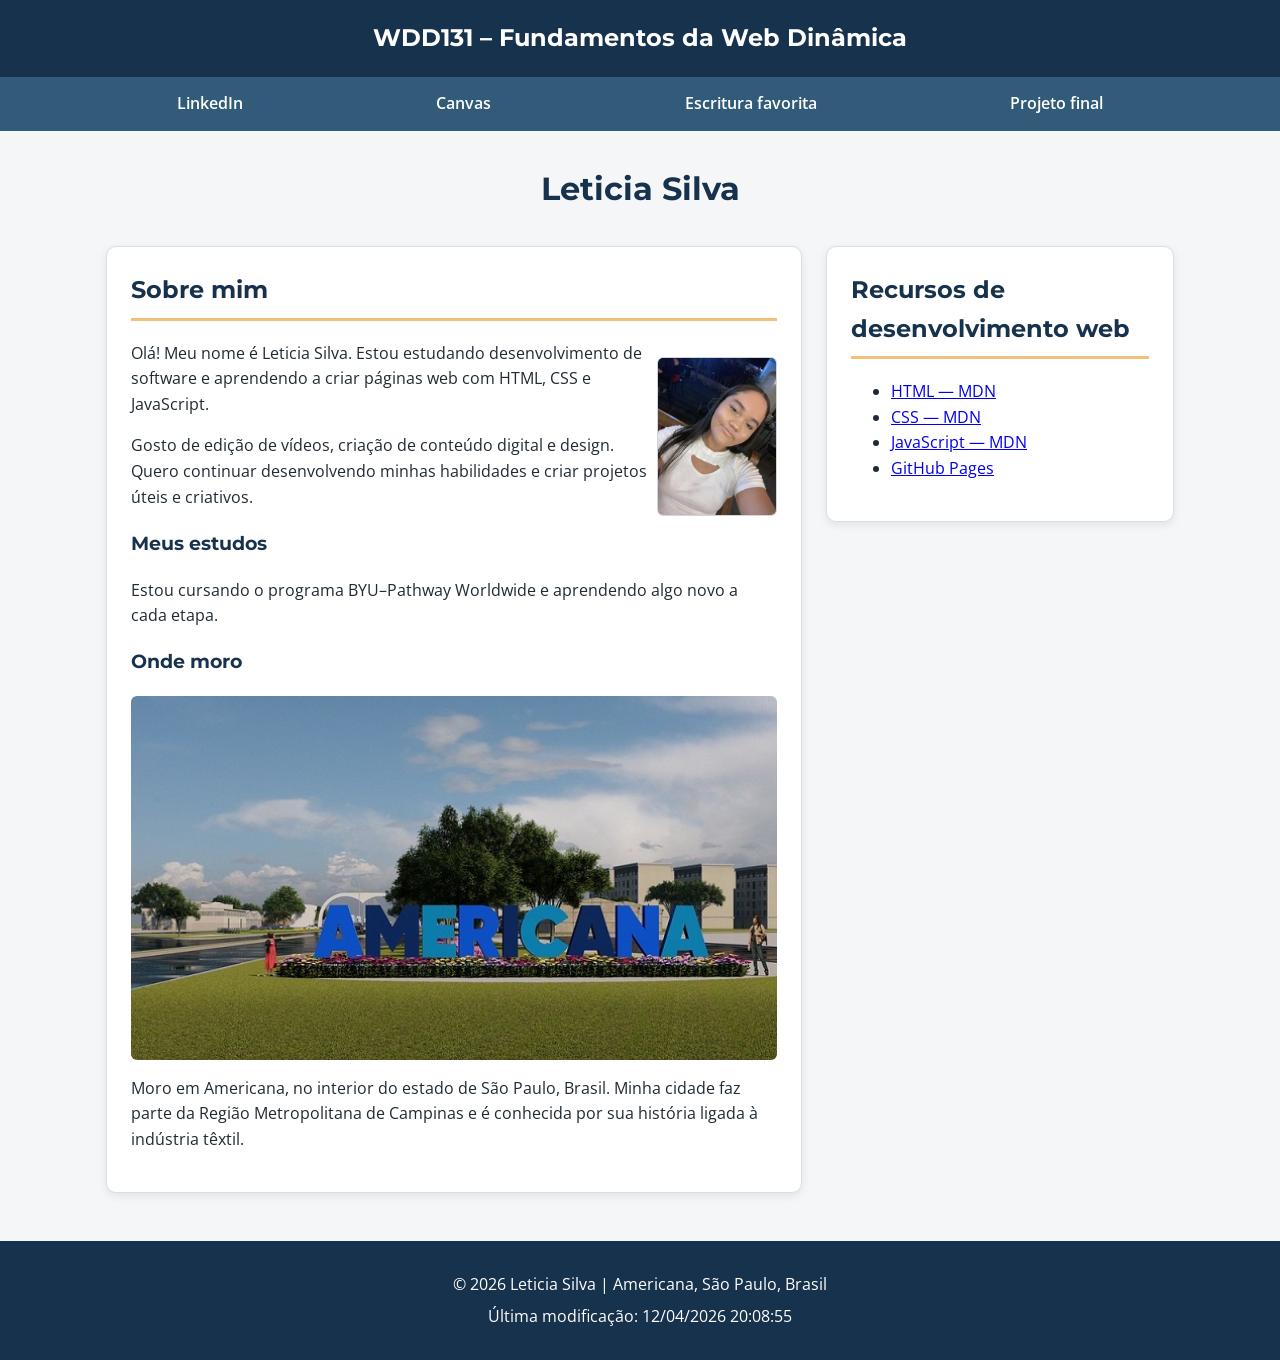
<file: index.html>
<!DOCTYPE html>
<html lang="pt-BR">
<head>
    <meta charset="UTF-8">
    <meta name="viewport" content="width=device-width, initial-scale=1.0">

    <meta name="description" content="Página de Leticia Silva para WDD 131, com informações pessoais, estudos e desenvolvimento web.">
    <meta name="author" content="Leticia Silva">

    <title>WDD 131 – Fundamentos da Web Dinâmica - Leticia Silva</title>

    <link rel="preconnect" href="https://fonts.googleapis.com">
    <link rel="preconnect" href="https://fonts.gstatic.com" crossorigin>
    <link href="https://fonts.googleapis.com/css2?family=Montserrat:wght@400;500;600;700&family=Open+Sans:wght@400;500;600&display=swap" rel="stylesheet">

    <link rel="stylesheet" href="estilos/base.css">
    <script src="scripts/obterdatas.js" defer></script>
</head>

<body>
    <header>
        <span id="titulo-curso">WDD131 – Fundamentos da Web Dinâmica</span>

        <nav aria-label="Navegação principal">
            <a href="https://www.linkedin.com/" target="_blank" rel="noopener noreferrer">LinkedIn</a>
            <a href="https://byupw.instructure.com/" target="_blank" rel="noopener noreferrer">Canvas</a>
            <a href="https://www.churchofjesuschrist.org/study/scriptures/bofm/1-ne/3?lang=por&id=p7#p7" target="_blank" rel="noopener noreferrer">Escritura favorita</a>
            <a href="projeto-final/">Projeto final</a>
        </nav>
    </header>

    <main>
        <h1>Leticia Silva</h1>

        <div class="cards">
            <section class="card">
                <h2>Sobre mim</h2>

                <img
                    src="imagens/foto-leticia.jpg"
                    alt="Foto de Leticia Silva"
                    class="foto-perfil"
                    width="300"
                    height="400"
                >

                <p>Olá! Meu nome é Leticia Silva. Estou estudando desenvolvimento de software e aprendendo a criar páginas web com HTML, CSS e JavaScript.</p>

                <p>Gosto de edição de vídeos, criação de conteúdo digital e design. Quero continuar desenvolvendo minhas habilidades e criar projetos úteis e criativos.</p>

                <h3>Meus estudos</h3>

                <p>Estou cursando o programa BYU–Pathway Worldwide e aprendendo algo novo a cada etapa.</p>

                <h3>Onde moro</h3>

                <img
                    src="imagens/portal-americana.jpg"
                    alt="Letreiro de Americana na entrada da cidade, cercado por jardins"
                    class="foto-cidade"
                    width="640"
                    height="360"
                    loading="lazy"
                >

                <p>Moro em Americana, no interior do estado de São Paulo, Brasil. Minha cidade faz parte da Região Metropolitana de Campinas e é conhecida por sua história ligada à indústria têxtil.</p>
            </section>

            <section class="card">
                <h2>Recursos de desenvolvimento web</h2>

                <ul>
                    <li><a href="https://developer.mozilla.org/pt-BR/docs/Web/HTML" target="_blank" rel="noopener noreferrer">HTML — MDN</a></li>
                    <li><a href="https://developer.mozilla.org/pt-BR/docs/Web/CSS" target="_blank" rel="noopener noreferrer">CSS — MDN</a></li>
                    <li><a href="https://developer.mozilla.org/pt-BR/docs/Web/JavaScript" target="_blank" rel="noopener noreferrer">JavaScript — MDN</a></li>
                    <li><a href="https://pages.github.com/" target="_blank" rel="noopener noreferrer">GitHub Pages</a></li>
                </ul>
            </section>
        </div>
    </main>

    <footer>
        <p>&copy; <span id="anoatual"></span> Leticia Silva | Americana, São Paulo, Brasil</p>
        <p id="ultimaModificacao"></p>
    </footer>
</body>
</html>
</file>
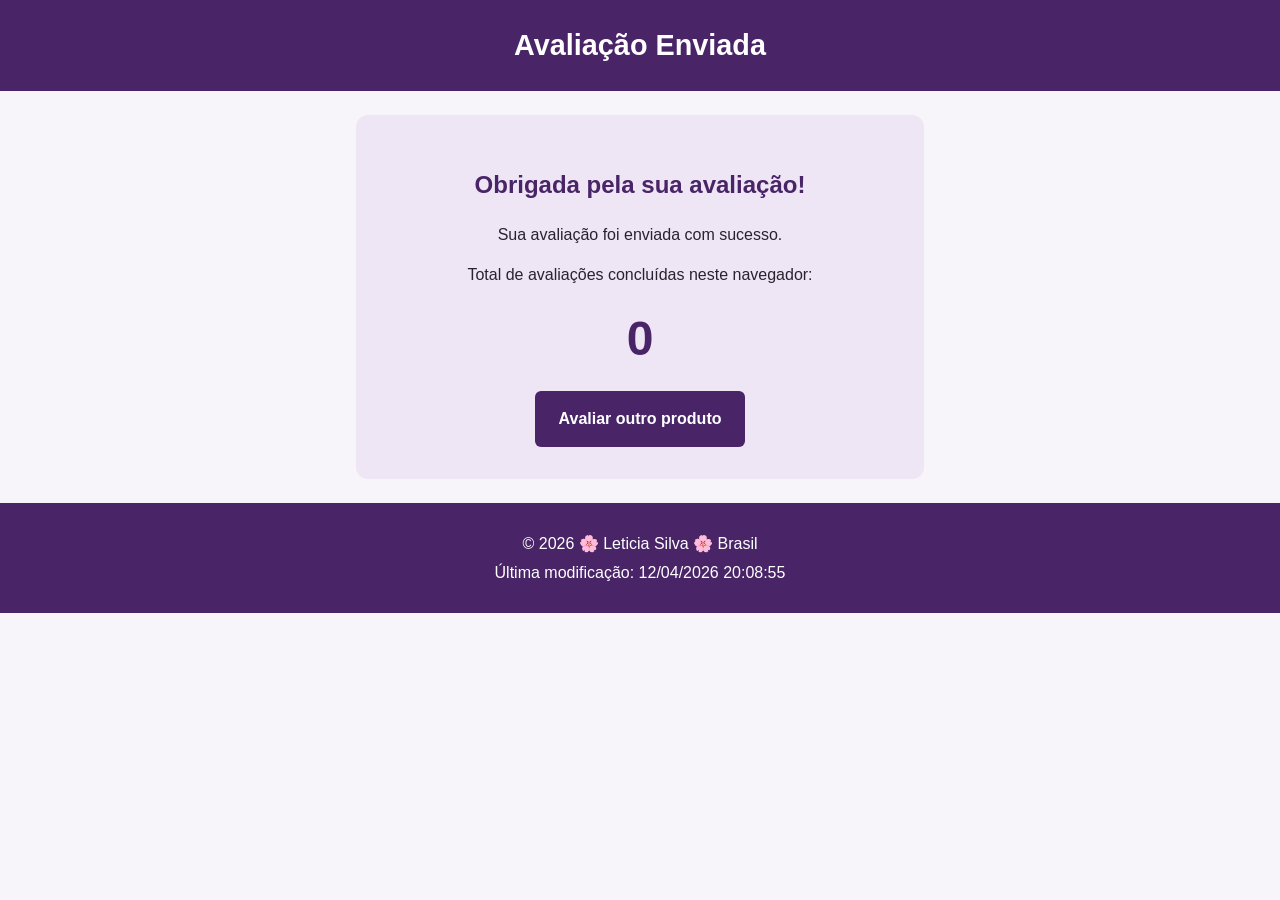
<file: avaliacao.html>
<!DOCTYPE html>
<html lang="pt-BR">
<head>
    <meta charset="UTF-8">
    <meta name="viewport" content="width=device-width, initial-scale=1.0">
    <meta name="description" content="Confirmação de envio da avaliação de produto.">
    <meta name="author" content="Leticia Silva">
    <title>Avaliação Enviada | WDD 131</title>

    <link rel="stylesheet" href="estilos/formulario.css">
    <script src="scripts/avaliacao.js" defer></script>
    <script src="scripts/obterdatas.js" defer></script>
</head>
<body>
    <header>
        <h1>Avaliação Enviada</h1>
    </header>

    <main>
        <section class="confirmacao">
            <h2>Obrigada pela sua avaliação!</h2>

            <p>Sua avaliação foi enviada com sucesso.</p>

            <p>Total de avaliações concluídas neste navegador:</p>

            <p id="contador">0</p>

            <a href="formulario.html" class="botao-voltar">
                Avaliar outro produto
            </a>
        </section>
    </main>

    <footer>
        <p>&copy; <span id="currentyear"></span> 🌸 Leticia Silva 🌸 Brasil</p>
        <p id="lastModified"></p>
    </footer>
</body>
</html>
</file>
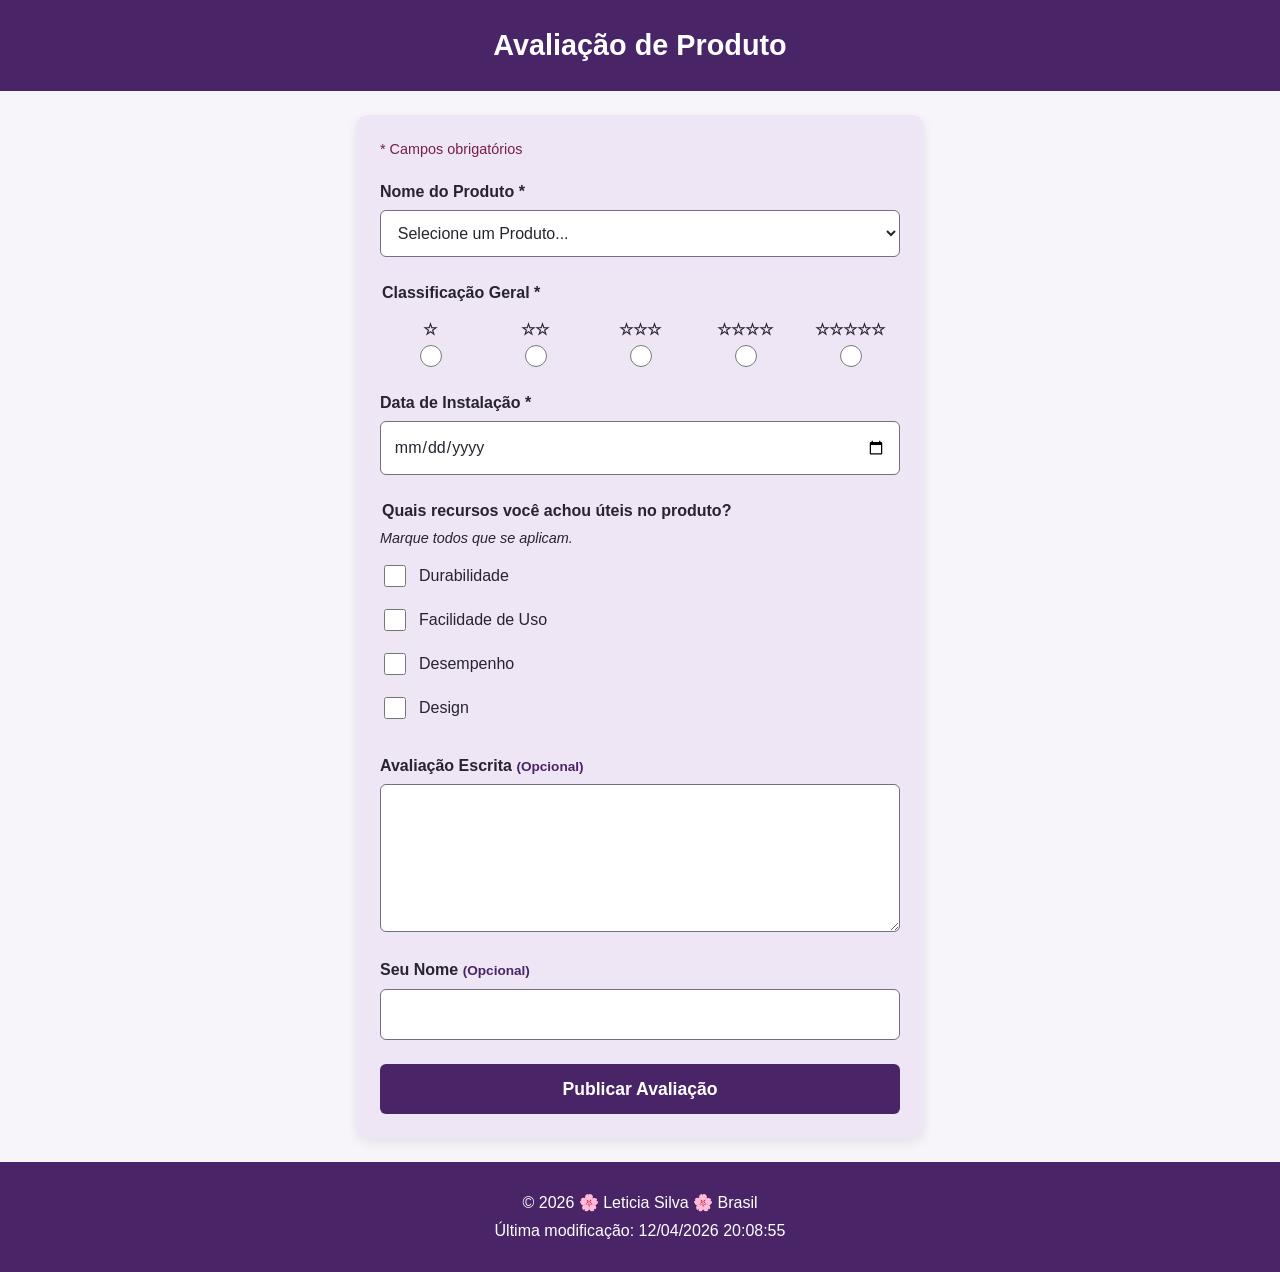
<file: formulario.html>
<!DOCTYPE html>
<html lang="pt-BR">
<head>
    <meta charset="UTF-8">
    <meta name="viewport" content="width=device-width, initial-scale=1.0">
    <meta name="description" content="Formulário de avaliação de produtos, classificação e opiniões dos usuários.">
    <meta name="author" content="Leticia Silva">
    <title>Avaliação de Produto | WDD 131</title>

    <link rel="stylesheet" href="estilos/formulario.css">
    <script src="scripts/formulario.js" defer></script>
    <script src="scripts/obterdatas.js" defer></script>
</head>
<body>
    <header>
        <h1>Avaliação de Produto</h1>
    </header>

    <main>
        <form method="get" action="avaliacao.html">

            <p class="obrigatorio">* Campos obrigatórios</p>

            <label for="produto">Nome do Produto *</label>
            <select id="produto" name="produto" required>
                <option value="" disabled selected>Selecione um Produto...</option>
            </select>

            <fieldset>
                <legend>Classificação Geral *</legend>

                <div class="estrelas">
                    <label for="estrela1">
                        ☆
                        <input type="radio" id="estrela1" name="classificacao" value="1" required>
                    </label>

                    <label for="estrela2">
                        ☆☆
                        <input type="radio" id="estrela2" name="classificacao" value="2" required>
                    </label>

                    <label for="estrela3">
                        ☆☆☆
                        <input type="radio" id="estrela3" name="classificacao" value="3" required>
                    </label>

                    <label for="estrela4">
                        ☆☆☆☆
                        <input type="radio" id="estrela4" name="classificacao" value="4" required>
                    </label>

                    <label for="estrela5">
                        ☆☆☆☆☆
                        <input type="radio" id="estrela5" name="classificacao" value="5" required>
                    </label>
                </div>
            </fieldset>

            <label for="data">Data de Instalação *</label>
            <input type="date" id="data" name="data" required>

            <fieldset>
                <legend>Quais recursos você achou úteis no produto?</legend>
                <p class="instrucao">Marque todos que se aplicam.</p>

                <label class="recurso" for="durabilidade">
                    <input type="checkbox" id="durabilidade" name="recursos" value="durabilidade">
                    Durabilidade
                </label>

                <label class="recurso" for="facilidade">
                    <input type="checkbox" id="facilidade" name="recursos" value="facilidade">
                    Facilidade de Uso
                </label>

                <label class="recurso" for="desempenho">
                    <input type="checkbox" id="desempenho" name="recursos" value="desempenho">
                    Desempenho
                </label>

                <label class="recurso" for="design">
                    <input type="checkbox" id="design" name="recursos" value="design">
                    Design
                </label>
            </fieldset>

            <label for="avaliacao">
                Avaliação Escrita <span>(Opcional)</span>
            </label>
            <textarea id="avaliacao" name="avaliacao" rows="5"></textarea>

            <label for="nome">
                Seu Nome <span>(Opcional)</span>
            </label>
            <input type="text" id="nome" name="nome">

            <input type="submit" value="Publicar Avaliação">

        </form>
    </main>

    <footer>
        <p>&copy; <span id="currentyear"></span> 🌸 Leticia Silva 🌸 Brasil</p>
        <p id="lastModified"></p>
    </footer>
</body>
</html>
</file>
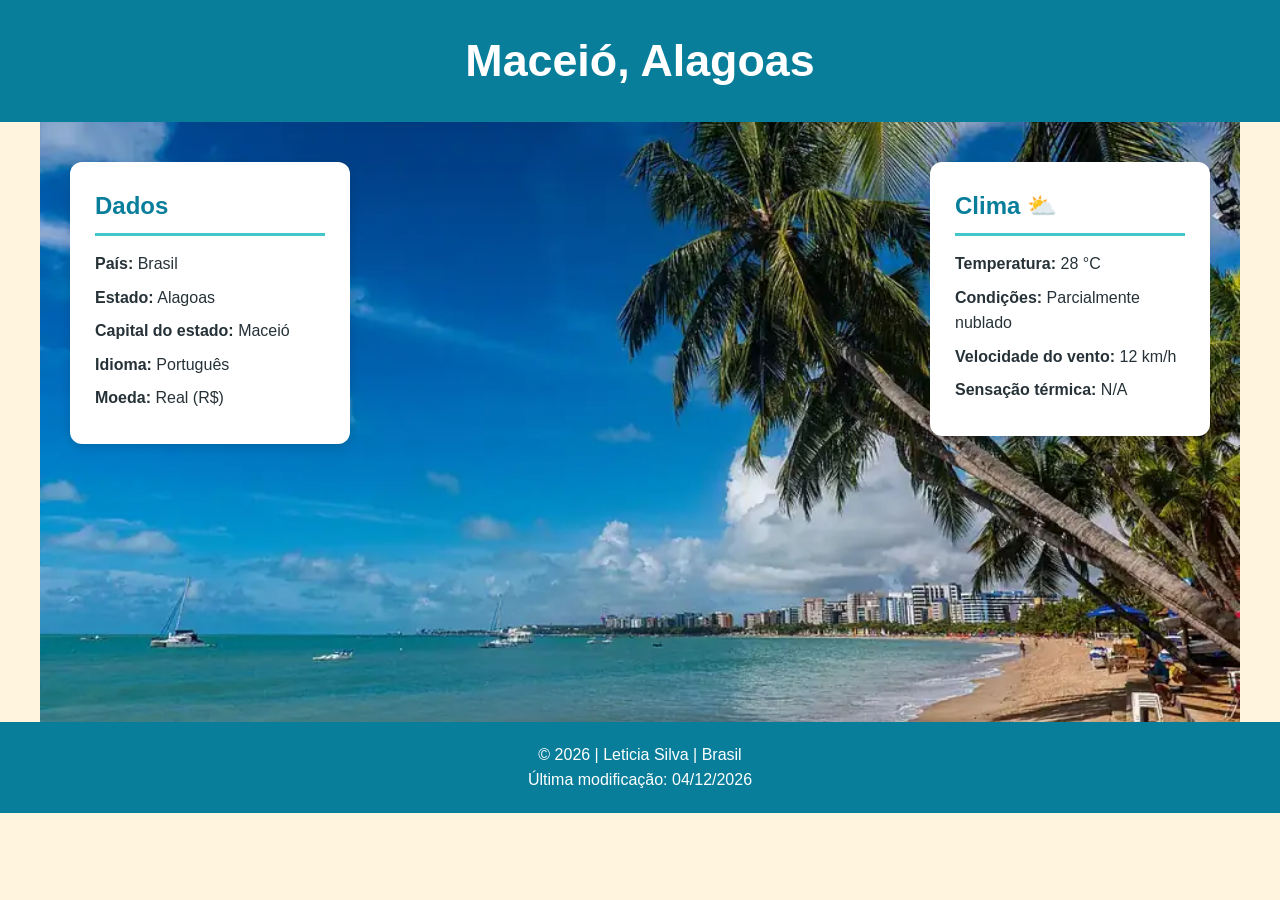
<file: local.html>
<!DOCTYPE html>
<html lang="pt-BR">
<head>
    <meta charset="UTF-8">
    <meta name="viewport" content="width=device-width, initial-scale=1.0">
    <meta name="description" content="Conheça Maceió, Alagoas, um paraíso de praias e águas cristalinas no Nordeste do Brasil.">
    <meta name="author" content="Leticia Silva">

    <title>Maceió, Alagoas | Paraíso das Águas</title>

    <link rel="stylesheet" href="estilos/local.css">
    <script src="scripts/local.js" defer></script>
</head>
<body>

    <header>
        <h1>Maceió, Alagoas</h1>
    </header>

    <main>
        <div class="hero">
            <picture>
                <source
                    srcset="imagens/maceio-pequena.webp"
                    media="(max-width: 600px)">
                <img
                    src="imagens/maceio-grande.webp"
                    alt="Vista das águas azul-turquesa das praias de Maceió"
                    width="1100"
                    height="733">
            </picture>
        </div>

        <section class="dados">
            <h2>Dados</h2>
            <p><strong>País:</strong> Brasil</p>
            <p><strong>Estado:</strong> Alagoas</p>
            <p><strong>Capital do estado:</strong> Maceió</p>
            <p><strong>Idioma:</strong> Português</p>
            <p><strong>Moeda:</strong> Real (R$)</p>
        </section>

        <section class="clima">
            <h2>Clima</h2>

            <div class="icone-clima">
                <svg xmlns="http://www.w3.org/2000/svg"
                     viewBox="0 0 100 100"
                     role="img"
                     aria-label="Sol parcialmente encoberto por uma nuvem">

                    <circle cx="38" cy="35" r="18" fill="#ffc107"/>

                    <path d="M28 70
                             C15 70 12 55 22 48
                             C25 35 43 32 52 43
                             C65 38 78 48 76 60
                             C90 65 83 80 70 80
                             H30
                             C20 80 18 70 28 70Z"
                          fill="#43c6c9"/>
                </svg>
            </div>

            <p><strong>Temperatura:</strong> <span id="temperatura">28 °C</span></p>
            <p><strong>Condições:</strong> Parcialmente nublado</p>
            <p><strong>Velocidade do vento:</strong> <span id="vento">12 km/h</span></p>
            <p><strong>Sensação térmica:</strong> <span id="sensacao">Calculando...</span></p>
        </section>
    </main>

    <footer>
        <p>&copy; <span id="ano"></span> | Leticia Silva | Brasil</p>
        <p>Última modificação: <span id="modificado"></span></p>
    </footer>

</body>
</html>
</file>
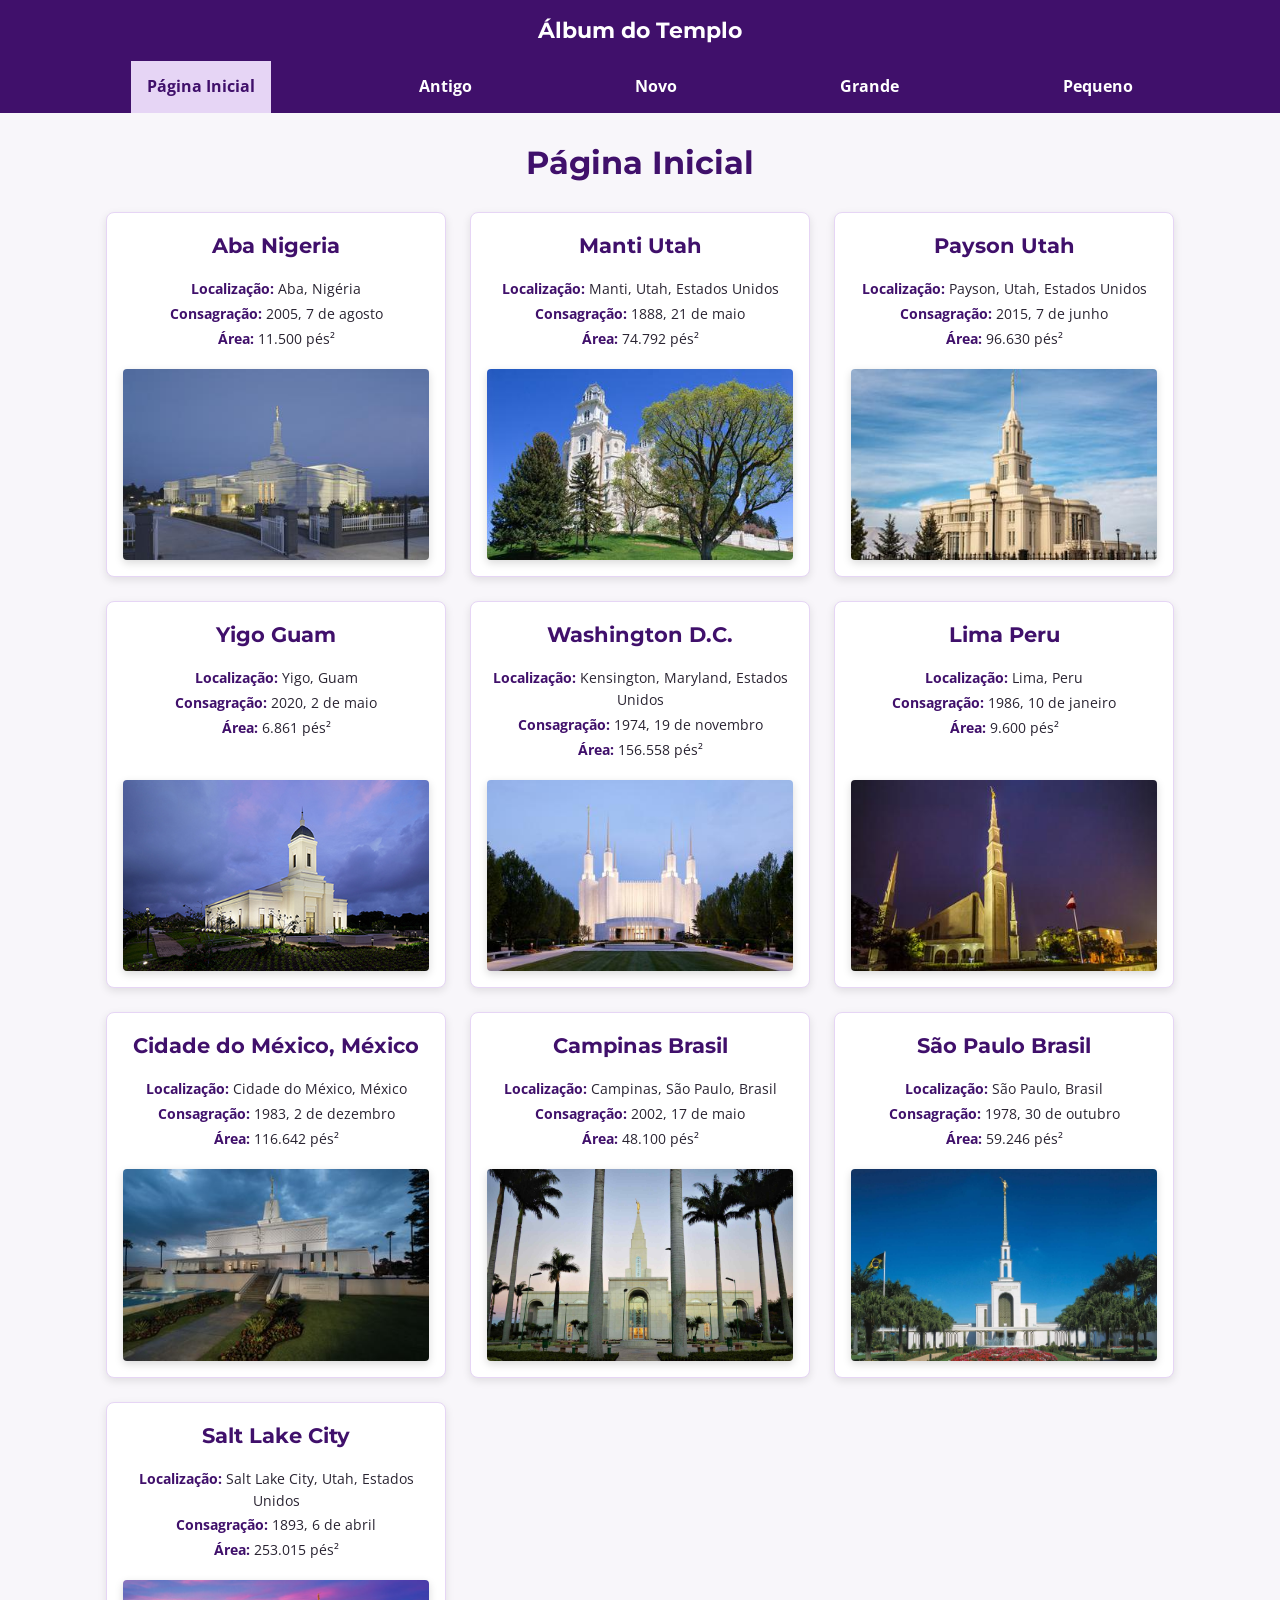
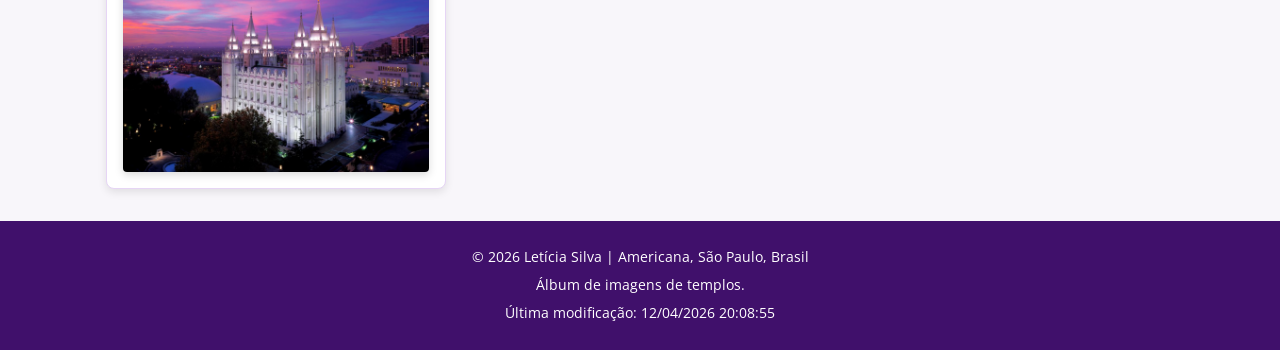
<file: templos-filtrados.html>
<!DOCTYPE html>
<html lang="pt-BR">
<head>
    <meta charset="UTF-8">
    <meta name="viewport" content="width=device-width, initial-scale=1.0">
    <meta name="description" content="Álbum interativo de fotografias de templos de A Igreja de Jesus Cristo dos Santos dos Últimos Dias.">
    <meta name="author" content="Letícia Silva">
    <title>Álbum de Templos Filtrados</title>
    <link rel="icon" href="data:,">

    <link rel="preconnect" href="https://fonts.googleapis.com">
    <link rel="preconnect" href="https://fonts.gstatic.com" crossorigin>
    <link href="https://fonts.googleapis.com/css2?family=Montserrat:wght@400;700&family=Open+Sans:wght@400;700&display=swap" rel="stylesheet">

    <link rel="stylesheet" href="estilos/templos-filtrados.css">
    <link rel="stylesheet" href="estilos/templos-filtrados-grandes.css">

    <script src="scripts/templos-filtrados.js" defer></script>
</head>
<body>
    <header>
        <div class="cabecalho">
            <span class="titulo-site">Álbum do Templo</span>
            <button id="menu-button" class="menu-button" aria-label="Abrir menu de navegação" aria-expanded="false" aria-controls="menu-principal">☰</button>
        </div>

        <nav id="menu-principal" class="menu-principal">
            <a href="#inicio" id="inicio">Página Inicial</a>
            <a href="#antigos" id="antigos">Antigo</a>
            <a href="#novos" id="novos">Novo</a>
            <a href="#grandes" id="grandes">Grande</a>
            <a href="#pequenos" id="pequenos">Pequeno</a>
        </nav>
    </header>

    <main>
        <h1>Página Inicial</h1>

        <div class="galeria" id="galeria"></div>
    </main>

    <footer>
        <p>&copy; <span id="anoatual"></span> Letícia Silva | Americana, São Paulo, Brasil</p>
        <p>Álbum de imagens de templos.</p>
        <p id="ultimaModificacao"></p>
    </footer>
</body>
</html>
</file>
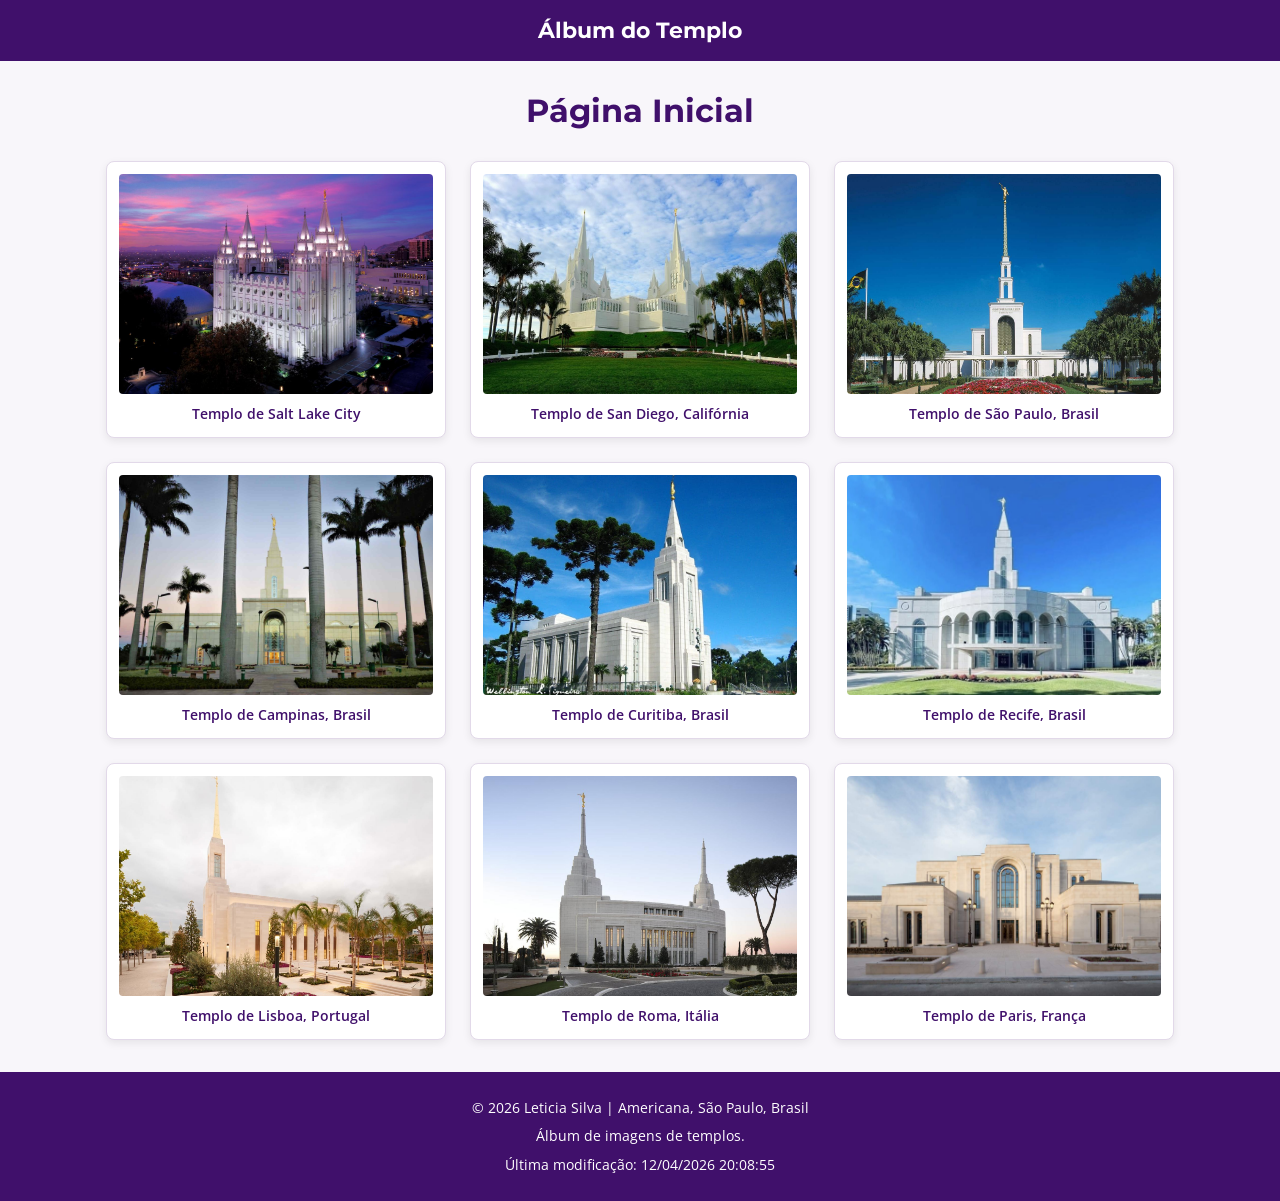
<file: templos.html>
<!DOCTYPE html>
<html lang="pt-BR">
<head>
    <meta charset="UTF-8">
    <meta name="viewport" content="width=device-width, initial-scale=1.0">
    <meta name="description" content="Álbum de fotografias de templos de A Igreja de Jesus Cristo dos Santos dos Últimos Dias.">
    <meta name="author" content="Letícia Silva">
    <title>Álbum do Templo</title>

    <link rel="preconnect" href="https://fonts.googleapis.com">
    <link rel="preconnect" href="https://fonts.gstatic.com" crossorigin>
    <link href="https://fonts.googleapis.com/css2?family=Montserrat:wght@400;700&family=Open+Sans:wght@400;700&display=swap" rel="stylesheet">

    <link rel="stylesheet" href="estilos/templos.css">
    <link rel="stylesheet" href="estilos/templos-grandes.css">

    <script src="scripts/templos.js" defer></script>
</head>
<body>
    <header>
        <div class="cabecalho">
            <span class="titulo-site">Álbum do Templo</span>
            <button id="menu-button" class="menu-button" aria-label="Abrir menu de navegação" aria-expanded="false" aria-controls="menu-principal">☰</button>
        </div>

        <nav id="menu-principal" class="menu-principal">
            <a href="index.html">Página Inicial</a>
            <a href="#antigo">Antigo</a>
            <a href="#novo">Novo</a>
            <a href="#grande">Grande</a>
            <a href="#pequeno">Pequeno</a>
        </nav>
    </header>

    <main>
        <h1>Página Inicial</h1>

        <div class="galeria">
            <figure id="antigo">
                <img src="imagens/templo-salt-lake.jpg" alt="Templo de Salt Lake City, Utah" loading="lazy">
                <figcaption>Templo de Salt Lake City</figcaption>
            </figure>

            <figure id="novo">
                <img src="imagens/templo-san-diego.jpg" alt="Templo de San Diego, Califórnia" loading="lazy">
                <figcaption>Templo de San Diego, Califórnia</figcaption>
            </figure>

            <figure id="grande">
                <img src="imagens/templo-sao-paulo.jpg" alt="Templo de São Paulo, Brasil" loading="lazy">
                <figcaption>Templo de São Paulo, Brasil</figcaption>
            </figure>

            <figure>
                <img src="imagens/templo-campinas.jpg" alt="Templo de Campinas, Brasil" loading="lazy">
                <figcaption>Templo de Campinas, Brasil</figcaption>
            </figure>

            <figure id="pequeno">
                <img src="imagens/templo-curitiba.jpg" alt="Templo de Curitiba, Brasil" loading="lazy">
                <figcaption>Templo de Curitiba, Brasil</figcaption>
            </figure>

            <figure>
                <img src="imagens/templo-recife.jpg" alt="Templo de Recife, Brasil" loading="lazy">
                <figcaption>Templo de Recife, Brasil</figcaption>
            </figure>

            <figure>
                <img src="imagens/templo-lisboa.jpg" alt="Templo de Lisboa, Portugal" loading="lazy">
                <figcaption>Templo de Lisboa, Portugal</figcaption>
            </figure>

            <figure>
                <img src="imagens/templo-roma.jpg" alt="Templo de Roma, Itália" loading="lazy">
                <figcaption>Templo de Roma, Itália</figcaption>
            </figure>

            <figure>
                <img src="imagens/templo-paris.jpg" alt="Templo de Paris, França" loading="lazy">
                <figcaption>Templo de Paris, França</figcaption>
            </figure>
        </div>
    </main>

    <footer>
        <p>&copy; <span id="anoatual"></span> Leticia Silva | Americana, São Paulo, Brasil</p>
        <p>Álbum de imagens de templos.</p>
        <p id="ultimaModificacao"></p>
    </footer>
</body>
</html>
</file>
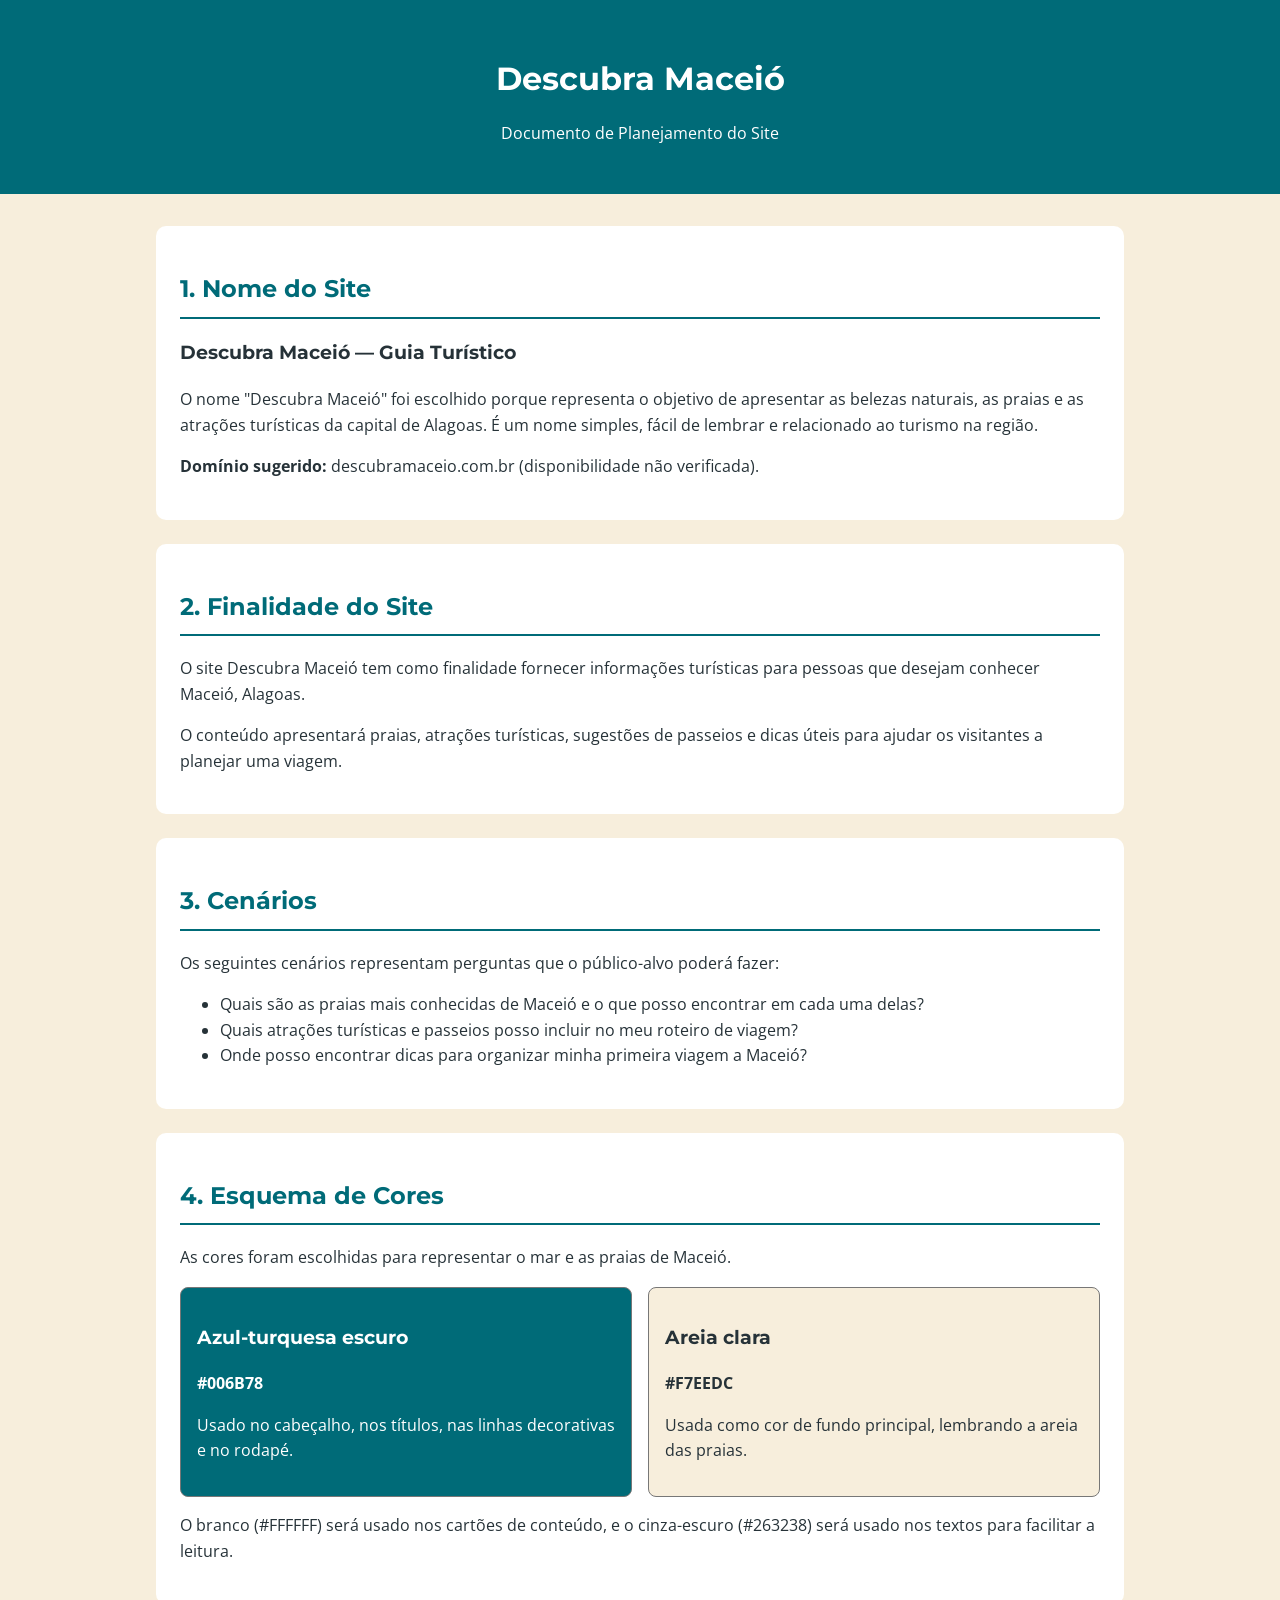
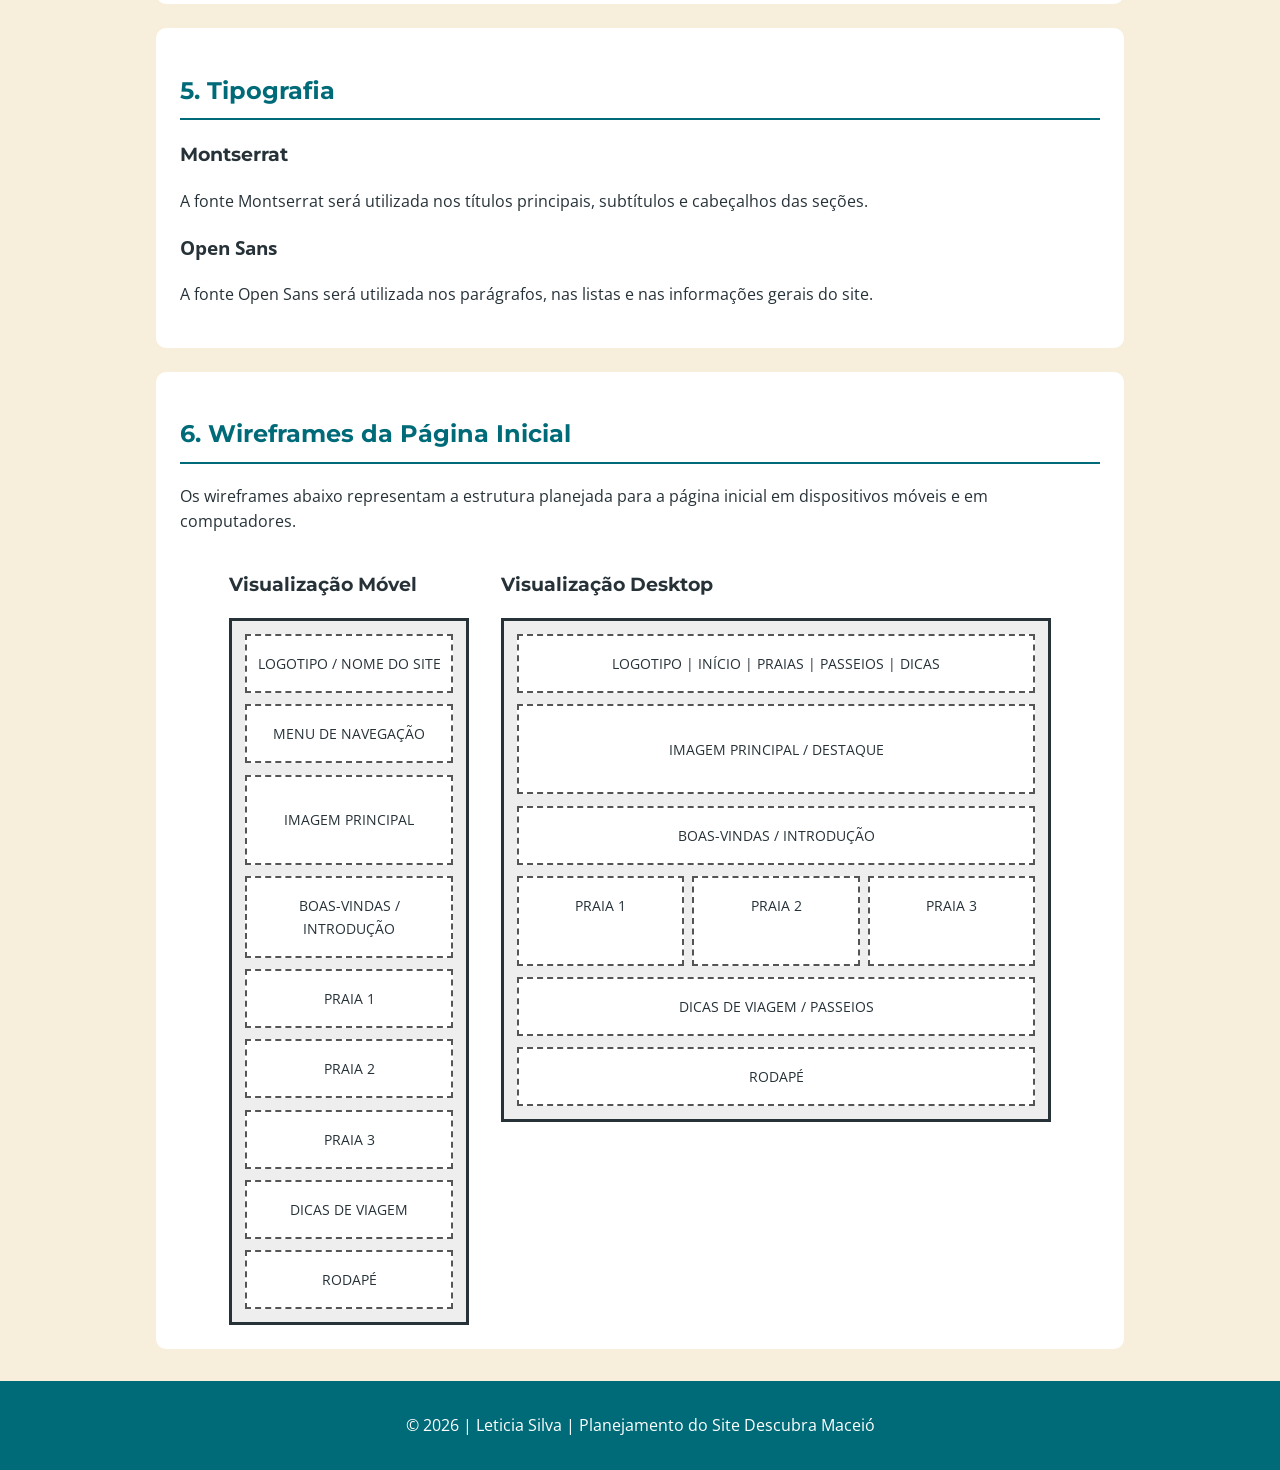
<file: projeto/planejamentodosite.html>
<!DOCTYPE html>
<html lang="pt-BR">
<head>
    <meta charset="UTF-8">
    <meta name="viewport" content="width=device-width, initial-scale=1.0">
    <meta name="description" content="Planejamento do site Descubra Maceió, um guia turístico sobre praias, atrações e dicas de viagem em Maceió, Alagoas.">
    <meta name="author" content="Leticia Silva">
    <title>Planejamento do Site | Descubra Maceió</title>

    <link rel="preconnect" href="https://fonts.googleapis.com">
    <link rel="preconnect" href="https://fonts.gstatic.com" crossorigin>
    <link href="https://fonts.googleapis.com/css2?family=Montserrat:wght@400;600;700&family=Open+Sans:wght@400;600&display=swap" rel="stylesheet">

    <style>
        :root {
            --azul: #006b78;
            --areia: #f7eedc;
            --branco: #ffffff;
            --texto: #263238;
        }

        * {
            box-sizing: border-box;
        }

        body {
            margin: 0;
            background-color: var(--areia);
            color: var(--texto);
            font-family: "Open Sans", sans-serif;
            line-height: 1.6;
        }

        header {
            background-color: var(--azul);
            color: var(--branco);
            text-align: center;
            padding: 2rem 1rem;
        }

        h1, h2, h3 {
            font-family: "Montserrat", sans-serif;
        }

        h1 {
            margin-bottom: 0.5rem;
        }

        h2 {
            color: var(--azul);
            border-bottom: 2px solid var(--azul);
            padding-bottom: 0.5rem;
        }

        main {
            max-width: 1000px;
            margin: 2rem auto;
            padding: 0 1rem;
        }

        section {
            background-color: var(--branco);
            margin-bottom: 1.5rem;
            padding: 1.5rem;
            border-radius: 10px;
        }

        .paleta {
            display: flex;
            flex-wrap: wrap;
            gap: 1rem;
        }

        .cor {
            flex: 1 1 200px;
            padding: 1rem;
            border: 1px solid #777777;
            border-radius: 8px;
        }

        .cor-azul {
            background-color: var(--azul);
            color: var(--branco);
        }

        .cor-areia {
            background-color: var(--areia);
            color: var(--texto);
        }

        .exemplo-titulo {
            font-family: "Montserrat", sans-serif;
            font-weight: 700;
        }

        .exemplo-texto {
            font-family: "Open Sans", sans-serif;
        }

        .wireframes {
            display: flex;
            flex-wrap: wrap;
            justify-content: center;
            align-items: flex-start;
            gap: 2rem;
        }

        .wireframe {
            border: 3px solid var(--texto);
            padding: 0.8rem;
            background-color: #eeeeee;
            color: var(--texto);
            text-align: center;
        }

        .wireframe h3 {
            margin: 0 0 1rem;
        }

        .mobile {
            width: 240px;
            max-width: 100%;
        }

        .desktop {
            width: 550px;
            max-width: 100%;
        }

        .bloco {
            border: 2px dashed #555555;
            background-color: var(--branco);
            padding: 1rem 0.5rem;
            margin-bottom: 0.7rem;
            font-size: 0.9rem;
        }

        .hero {
            min-height: 90px;
            display: flex;
            justify-content: center;
            align-items: center;
        }

        .colunas {
            display: grid;
            grid-template-columns: repeat(3, 1fr);
            gap: 0.5rem;
        }

        .colunas .bloco {
            min-height: 90px;
        }

        .rodape {
            margin-bottom: 0;
        }

        footer {
            background-color: var(--azul);
            color: var(--branco);
            text-align: center;
            padding: 1rem;
        }

        @media (max-width: 600px) {
            main {
                margin: 1rem auto;
            }

            section {
                padding: 1rem;
            }

            .colunas {
                grid-template-columns: 1fr;
            }
        }
    </style>
</head>

<body>
    <header>
        <h1>Descubra Maceió</h1>
        <p>Documento de Planejamento do Site</p>
    </header>

    <main>
        <section>
            <h2>1. Nome do Site</h2>
            <h3>Descubra Maceió — Guia Turístico</h3>
            <p>
                O nome "Descubra Maceió" foi escolhido porque representa
                o objetivo de apresentar as belezas naturais, as praias
                e as atrações turísticas da capital de Alagoas.
                É um nome simples, fácil de lembrar e relacionado
                ao turismo na região.
            </p>
            <p>
                <strong>Domínio sugerido:</strong>
                descubramaceio.com.br (disponibilidade não verificada).
            </p>
        </section>

        <section>
            <h2>2. Finalidade do Site</h2>
            <p>
                O site Descubra Maceió tem como finalidade fornecer
                informações turísticas para pessoas que desejam
                conhecer Maceió, Alagoas.
            </p>
            <p>
                O conteúdo apresentará praias, atrações turísticas,
                sugestões de passeios e dicas úteis para ajudar
                os visitantes a planejar uma viagem.
            </p>
        </section>

        <section>
            <h2>3. Cenários</h2>
            <p>
                Os seguintes cenários representam perguntas
                que o público-alvo poderá fazer:
            </p>

            <ul>
                <li>
                    Quais são as praias mais conhecidas de Maceió
                    e o que posso encontrar em cada uma delas?
                </li>
                <li>
                    Quais atrações turísticas e passeios posso
                    incluir no meu roteiro de viagem?
                </li>
                <li>
                    Onde posso encontrar dicas para organizar
                    minha primeira viagem a Maceió?
                </li>
            </ul>
        </section>

        <section>
            <h2>4. Esquema de Cores</h2>
            <p>
                As cores foram escolhidas para representar
                o mar e as praias de Maceió.
            </p>

            <div class="paleta">
                <div class="cor cor-azul">
                    <h3>Azul-turquesa escuro</h3>
                    <p><strong>#006B78</strong></p>
                    <p>
                        Usado no cabeçalho, nos títulos,
                        nas linhas decorativas e no rodapé.
                    </p>
                </div>

                <div class="cor cor-areia">
                    <h3>Areia clara</h3>
                    <p><strong>#F7EEDC</strong></p>
                    <p>
                        Usada como cor de fundo principal,
                        lembrando a areia das praias.
                    </p>
                </div>
            </div>

            <p>
                O branco (#FFFFFF) será usado nos cartões
                de conteúdo, e o cinza-escuro (#263238)
                será usado nos textos para facilitar a leitura.
            </p>
        </section>

        <section>
            <h2>5. Tipografia</h2>

            <h3 class="exemplo-titulo">Montserrat</h3>
            <p>
                A fonte Montserrat será utilizada nos títulos
                principais, subtítulos e cabeçalhos das seções.
            </p>

            <h3 class="exemplo-texto">Open Sans</h3>
            <p class="exemplo-texto">
                A fonte Open Sans será utilizada nos parágrafos,
                nas listas e nas informações gerais do site.
            </p>
        </section>

        <section>
            <h2>6. Wireframes da Página Inicial</h2>
            <p>
                Os wireframes abaixo representam a estrutura
                planejada para a página inicial em dispositivos
                móveis e em computadores.
            </p>

            <div class="wireframes">
                <div>
                    <h3>Visualização Móvel</h3>

                    <div class="wireframe mobile">
                        <div class="bloco">
                            LOGOTIPO / NOME DO SITE
                        </div>

                        <div class="bloco">
                            MENU DE NAVEGAÇÃO
                        </div>

                        <div class="bloco hero">
                            IMAGEM PRINCIPAL
                        </div>

                        <div class="bloco">
                            BOAS-VINDAS / INTRODUÇÃO
                        </div>

                        <div class="bloco">
                            PRAIA 1
                        </div>

                        <div class="bloco">
                            PRAIA 2
                        </div>

                        <div class="bloco">
                            PRAIA 3
                        </div>

                        <div class="bloco">
                            DICAS DE VIAGEM
                        </div>

                        <div class="bloco rodape">
                            RODAPÉ
                        </div>
                    </div>
                </div>

                <div>
                    <h3>Visualização Desktop</h3>

                    <div class="wireframe desktop">
                        <div class="bloco">
                            LOGOTIPO | INÍCIO | PRAIAS | PASSEIOS | DICAS
                        </div>

                        <div class="bloco hero">
                            IMAGEM PRINCIPAL / DESTAQUE
                        </div>

                        <div class="bloco">
                            BOAS-VINDAS / INTRODUÇÃO
                        </div>

                        <div class="colunas">
                            <div class="bloco">
                                PRAIA 1
                            </div>

                            <div class="bloco">
                                PRAIA 2
                            </div>

                            <div class="bloco">
                                PRAIA 3
                            </div>
                        </div>

                        <div class="bloco">
                            DICAS DE VIAGEM / PASSEIOS
                        </div>

                        <div class="bloco rodape">
                            RODAPÉ
                        </div>
                    </div>
                </div>
            </div>
        </section>
    </main>

    <footer>
        <p>
            &copy; 2026 | Leticia Silva |
            Planejamento do Site Descubra Maceió
        </p>
    </footer>
</body>
</html>
</file>
<file: estilos/base.css>
:root {
  --cor-principal: #17324d;
  --cor-secundaria: #315b78;
  --cor-destaque: #f2c078;
  --cor-fundo: #f4f6f8;
  --cor-texto: #202a33;
  --cor-branco: #ffffff;
}

* {
  box-sizing: border-box;
}

body {
  margin: 0;
  font-family: 'Open Sans', sans-serif;
  color: var(--cor-texto);
  background: var(--cor-fundo);
  line-height: 1.6;
}

header {
  background: var(--cor-principal);
  color: var(--cor-branco);
}

#titulo-curso {
  display: block;
  padding: 1.2rem;
  text-align: center;
  font-family: 'Montserrat', sans-serif;
  font-size: 1.5rem;
  font-weight: 700;
}

nav {
  display: flex;
  justify-content: space-evenly;
  flex-wrap: wrap;
  background: var(--cor-secundaria);
}

nav a {
  display: block;
  padding: 0.9rem 1rem;
  color: var(--cor-branco);
  text-decoration: none;
  font-weight: 600;
  transition: background-color 0.2s ease, color 0.2s ease;
}

nav a:hover,
nav a:focus-visible {
  background: var(--cor-destaque);
  color: #202a33;
}

main {
  max-width: 1100px;
  margin: 2rem auto;
  padding: 0 1rem;
}

h1,
h2,
h3 {
  font-family: 'Montserrat', sans-serif;
  color: var(--cor-principal);
}

h1 {
  text-align: center;
  margin-bottom: 2rem;
}

.cards {
  display: grid;
  grid-template-columns: 2fr 1fr;
  gap: 1.5rem;
  align-items: start;
}

.card {
  padding: 1.5rem;
  background: var(--cor-branco);
  border: 1px solid #d7dfe5;
  border-radius: 10px;
  box-shadow: 0 3px 10px rgb(0 0 0 / 8%);
}

.card h2 {
  margin-top: 0;
  padding-bottom: 0.5rem;
  border-bottom: 3px solid var(--cor-destaque);
}

.card img {
  display: block;
  max-width: 100%;
  height: auto;
  margin: 1rem auto;
  border-radius: 6px;
}

.foto-perfil {
  width: 120px;
  height: 160px;
  object-fit: cover;
  float: right;
  margin: 0 0 16px 16px;
  border: 1px solid #d1d5db;
  border-radius: 6px;
}

footer {
  margin-top: 3rem;
  padding: 1.5rem;
  text-align: center;
  background: var(--cor-principal);
  color: var(--cor-branco);
}

footer p {
  margin: 0.4rem 0;
}

@media (max-width: 700px) {
  #titulo-curso {
    font-size: 1.2rem;
  }

  nav {
    flex-direction: column;
    text-align: center;
  }

  .cards {
    grid-template-columns: 1fr;
  }
}
.foto-cidade {
  display: block;
  width: 100%;
  max-width: 600px;
  height: auto;
  margin: 1rem auto;
  border-radius: 8px;
}
</file>
<file: estilos/formulario.css>
:root {
    --roxo: #492568;
    --lilas: #eee5f5;
    --branco: #ffffff;
    --texto: #29232e;
}

* {
    box-sizing: border-box;
}

body {
    margin: 0;
    font-family: Arial, Helvetica, sans-serif;
    background-color: #f8f5fa;
    color: var(--texto);
    line-height: 1.5;
}

header,
footer {
    background-color: var(--roxo);
    color: var(--branco);
    text-align: center;
    padding: 1.5rem 1rem;
}

h1 {
    margin: 0;
    font-size: 1.8rem;
}

main {
    max-width: 600px;
    margin: 1.5rem auto;
    padding: 0 1rem;
}

form {
    background-color: var(--lilas);
    padding: 1.5rem;
    border-radius: 12px;
    box-shadow: 0 4px 12px #00000015;
}

label,
legend {
    font-weight: bold;
}

form > label {
    display: block;
    margin-top: 1.2rem;
    margin-bottom: 0.4rem;
}

.obrigatorio {
    color: #762044;
    font-size: 0.9rem;
    margin-top: 0;
}

select,
input[type="date"],
input[type="text"],
textarea {
    width: 100%;
    min-height: 44px;
    padding: 0.8rem;
    border: 1px solid #796b82;
    border-radius: 6px;
    background-color: var(--branco);
    color: var(--texto);
    font: inherit;
}

textarea {
    resize: vertical;
}

fieldset {
    border: none;
    padding: 0;
    margin: 1.5rem 0;
    min-width: 0;
}

.estrelas {
    display: grid;
    grid-template-columns: repeat(5, 1fr);
    gap: 4px;
    margin-top: 0.8rem;
}

.estrelas label {
    display: flex;
    flex-direction: column;
    align-items: center;
    font-size: clamp(0.65rem, 2.5vw, 1rem);
    cursor: pointer;
}

input[type="radio"],
input[type="checkbox"] {
    width: 22px;
    height: 22px;
    accent-color: var(--roxo);
    cursor: pointer;
}

.recurso {
    display: flex;
    align-items: center;
    gap: 10px;
    min-height: 44px;
    font-weight: normal;
    cursor: pointer;
}

.instrucao {
    font-style: italic;
    font-size: 0.9rem;
    margin: 0.3rem 0;
}

label span {
    color: var(--roxo);
    font-size: 0.85rem;
}

input[type="submit"] {
    width: 100%;
    min-height: 48px;
    margin-top: 1.5rem;
    padding: 0.9rem;
    background-color: var(--roxo);
    color: var(--branco);
    border: none;
    border-radius: 6px;
    font-size: 1.1rem;
    font-weight: bold;
    cursor: pointer;
}

input[type="submit"]:hover {
    background-color: #341849;
}

:focus-visible {
    outline: 3px solid var(--roxo);
    outline-offset: 3px;
}

footer p {
    margin: 0.3rem 0;
}

/* Página de confirmação */

.confirmacao {
    background-color: var(--lilas);
    padding: 2rem 1rem;
    border-radius: 12px;
    text-align: center;
}

.confirmacao h2 {
    color: var(--roxo);
}

#contador {
    font-size: 3rem;
    font-weight: bold;
    color: var(--roxo);
    margin: 1rem 0;
}

.botao-voltar {
    display: inline-block;
    background-color: var(--roxo);
    color: var(--branco);
    padding: 1rem 1.5rem;
    border-radius: 6px;
    text-decoration: none;
    font-weight: bold;
}

.botao-voltar:hover {
    background-color: #341849;
}

/* Responsividade para celulares */

@media (max-width: 480px) {
    form {
        padding: 1rem;
    }

    h1 {
        font-size: 1.5rem;
    }
}
</file>
<file: estilos/local.css>
/* CONFIGURAÇÕES GERAIS */

:root {
    --cor-azul: #087e9b;
    --cor-turquesa: #43c6c9;
    --cor-areia: #fff5df;
    --cor-texto: #263238;
    --cor-branco: #ffffff;
}

* {
    margin: 0;
    padding: 0;
    box-sizing: border-box;
}

body {
    font-family: Arial, Helvetica, sans-serif;
    color: var(--cor-texto);
    background-color: var(--cor-areia);
    line-height: 1.6;
}

/* CABEÇALHO */

header {
    background-color: var(--cor-azul);
    color: var(--cor-branco);
    text-align: center;
    padding: 25px;
}

header h1 {
    font-size: 2rem;
}

/* IMAGEM PRINCIPAL */

.hero {
    width: 100%;
}

.hero img {
    width: 100%;
    height: auto;
    display: block;
}

/* SEÇÕES */

section {
    background-color: var(--cor-branco);
    margin: 20px;
    padding: 25px;
    border-radius: 12px;
    box-shadow: 0 3px 10px rgba(0, 0, 0, 0.12);
}

section h2 {
    color: var(--cor-azul);
    border-bottom: 3px solid var(--cor-turquesa);
    margin-bottom: 15px;
    padding-bottom: 8px;
}

section p {
    margin: 8px 0;
}

/* ÍCONE DO CLIMA */

.icone-clima {
    margin: 10px 0;
}

.icone-clima svg {
    width: 65px;
    height: 65px;
}

/* RODAPÉ */

footer {
    background-color: var(--cor-azul);
    color: var(--cor-branco);
    text-align: center;
    padding: 20px;
    margin-top: 30px;
}

/* VISUALIZAÇÃO PARA COMPUTADORES */

@media screen and (min-width: 700px) {

    header h1 {
        font-size: 2.8rem;
    }

    main {
        max-width: 1200px;
        margin: 0 auto;
        position: relative;
    }

    .hero img {
        height: 600px;
        object-fit: cover;
    }

    main section {
        position: absolute;
        width: 280px;
        margin: 0;
    }

    .dados {
        top: 40px;
        left: 30px;
    }

    .clima {
        top: 40px;
        right: 30px;
    }

    .icone-clima {
        display: none;
    }

    .clima h2::after {
        content: " ⛅";
    }

    footer {
        margin-top: 0;
    }
}
</file>
<file: estilos/templos-filtrados.css>
:root {
    --cor-principal: #40106b;
    --cor-secundaria: #602b8a;
    --cor-destaque: #e6d5f5;
    --cor-fundo: #f8f6fa;
    --cor-texto: #292331;
    --cor-branco: #ffffff;
}

* {
    box-sizing: border-box;
}

body {
    margin: 0;
    font-family: 'Open Sans', sans-serif;
    color: var(--cor-texto);
    background: var(--cor-fundo);
    line-height: 1.6;
}

header {
    background: var(--cor-principal);
    color: var(--cor-branco);
}

.cabecalho {
    display: flex;
    align-items: center;
    justify-content: space-between;
    padding: 0.8rem 1rem;
}

.titulo-site {
    font-family: 'Montserrat', sans-serif;
    font-size: 1.4rem;
    font-weight: 700;
}

.menu-button {
    border: none;
    background: transparent;
    color: var(--cor-branco);
    font-size: 1.8rem;
    cursor: pointer;
    padding: 0.2rem 0.5rem;
}

.menu-button:hover,
.menu-button:focus-visible {
    background: var(--cor-secundaria);
    border-radius: 4px;
}

nav {
    display: flex;
    flex-direction: column;
    text-align: center;
}

.menu-principal {
    display: none;
}

.menu-principal.aberto {
    display: flex;
}

.menu-principal a {
    display: block;
    padding: 0.8rem 1rem;
    color: var(--cor-branco);
    text-decoration: none;
    font-weight: 700;
}

.menu-principal a:hover,
.menu-principal a:focus-visible,
.menu-principal a.ativo {
    background: var(--cor-destaque);
    color: var(--cor-principal);
}

main {
    max-width: 1100px;
    margin: 1.5rem auto;
    padding: 0 1rem;
}

h1 {
    text-align: center;
    font-family: 'Montserrat', sans-serif;
    font-size: 1.6rem;
    color: var(--cor-principal);
    margin-bottom: 1.5rem;
}

.galeria {
    display: grid;
    grid-template-columns: 1fr;
    gap: 1.5rem;
}

.cartao-templo {
    margin: 0;
    padding: 1rem;
    background: var(--cor-branco);
    border: 1px solid var(--cor-destaque);
    border-radius: 8px;
    box-shadow: 0 3px 8px rgb(0 0 0 / 10%);
    text-align: center;
    display: flex;
    flex-direction: column;
}

.cartao-templo h2 {
    font-family: 'Montserrat', sans-serif;
    color: var(--cor-principal);
    font-size: 1.2rem;
    margin: 0 0 0.8rem;
}

.cartao-templo p {
    font-size: 0.85rem;
    margin: 0.2rem 0;
}

.cartao-templo strong {
    color: var(--cor-principal);
}

.cartao-templo img {
    display: block;
    width: 100%;
    height: auto;
    aspect-ratio: 16 / 10;
    object-fit: cover;
    border-radius: 4px;
    margin-top: auto;
    box-shadow: 0 3px 8px rgb(0 0 0 / 15%);
}

.informacoes-templo {
    margin-bottom: 1rem;
}

footer {
    margin-top: 2rem;
    padding: 1.2rem 1rem;
    text-align: center;
    background: var(--cor-principal);
    color: var(--cor-branco);
    font-size: 0.85rem;
}

footer p {
    margin: 0.4rem 0;
}
</file>
<file: estilos/templos-filtrados-grandes.css>
@media screen and (min-width: 38rem) {
    .cabecalho {
        justify-content: center;
    }

    .menu-button {
        display: none;
    }

    .menu-principal,
    .menu-principal.aberto {
        display: flex;
        flex-direction: row;
        justify-content: space-evenly;
    }

    .galeria {
        grid-template-columns: repeat(2, 1fr);
    }

    h1 {
        font-size: 2rem;
    }

    .cartao-templo h2 {
        font-size: 1.3rem;
    }
}

@media screen and (min-width: 64rem) {
    .galeria {
        grid-template-columns: repeat(3, 1fr);
    }
}
</file>
<file: estilos/templos.css>
:root {
    --cor-principal: #40106b;
    --cor-secundaria: #602b8a;
    --cor-destaque: #e6d5f5;
    --cor-fundo: #f8f6fa;
    --cor-texto: #292331;
    --cor-branco: #ffffff;
}

* {
    box-sizing: border-box;
}

body {
    margin: 0;
    font-family: 'Open Sans', sans-serif;
    color: var(--cor-texto);
    background: var(--cor-fundo);
    line-height: 1.6;
}

header {
    background: var(--cor-principal);
    color: var(--cor-branco);
}

.cabecalho {
    display: flex;
    align-items: center;
    justify-content: space-between;
    padding: 0.8rem 1rem;
}

.titulo-site {
    font-family: 'Montserrat', sans-serif;
    font-size: 1.4rem;
    font-weight: 700;
}

.menu-button {
    border: none;
    background: transparent;
    color: var(--cor-branco);
    font-size: 1.8rem;
    cursor: pointer;
    padding: 0.2rem 0.5rem;
}

.menu-button:hover,
.menu-button:focus-visible {
    background: var(--cor-secundaria);
    border-radius: 4px;
}

.menu-principal {
    display: none;
    flex-direction: column;
    text-align: center;
}

.menu-principal.aberto {
    display: flex;
}

.menu-principal a {
    display: block;
    padding: 0.8rem 1rem;
    color: var(--cor-branco);
    text-decoration: none;
    font-weight: 600;
}

.menu-principal a:hover,
.menu-principal a:focus-visible {
    background: var(--cor-destaque);
    color: var(--cor-principal);
}

main {
    max-width: 1100px;
    margin: 1.5rem auto;
    padding: 0 1rem;
}

h1 {
    text-align: center;
    font-family: 'Montserrat', sans-serif;
    font-size: 1.6rem;
    color: var(--cor-principal);
    margin-bottom: 1.5rem;
}

.galeria {
    display: grid;
    grid-template-columns: 1fr;
    gap: 1.5rem;
}

figure {
    margin: 0;
    padding: 0.75rem;
    background: var(--cor-branco);
    border: 1px solid #e2d9e9;
    border-radius: 8px;
    box-shadow: 0 3px 8px rgb(0 0 0 / 8%);
    text-align: center;
}

figure img {
    display: block;
    width: 100%;
    height: 220px;
    object-fit: cover;
    border-radius: 4px;
}

figcaption {
    padding-top: 0.5rem;
    font-size: 0.9rem;
    color: var(--cor-principal);
    font-weight: 600;
}

footer {
    margin-top: 2rem;
    padding: 1.2rem 1rem;
    text-align: center;
    background: var(--cor-principal);
    color: var(--cor-branco);
    font-size: 0.85rem;
}

footer p {
    margin: 0.4rem 0;
}
</file>
<file: estilos/templos-grandes.css>
@media screen and (min-width: 38rem) {
    .cabecalho {
        justify-content: center;
    }

    .menu-button {
        display: none;
    }

    nav {
        display: flex;
        flex-direction: row;
        justify-content: space-evenly;
    }

    .galeria {
        grid-template-columns: repeat(2, 1fr);
    }

    h1 {
        font-size: 2rem;
    }
}

@media screen and (min-width: 64rem) {
    .galeria {
        grid-template-columns: repeat(3, 1fr);
    }
}
</file>
